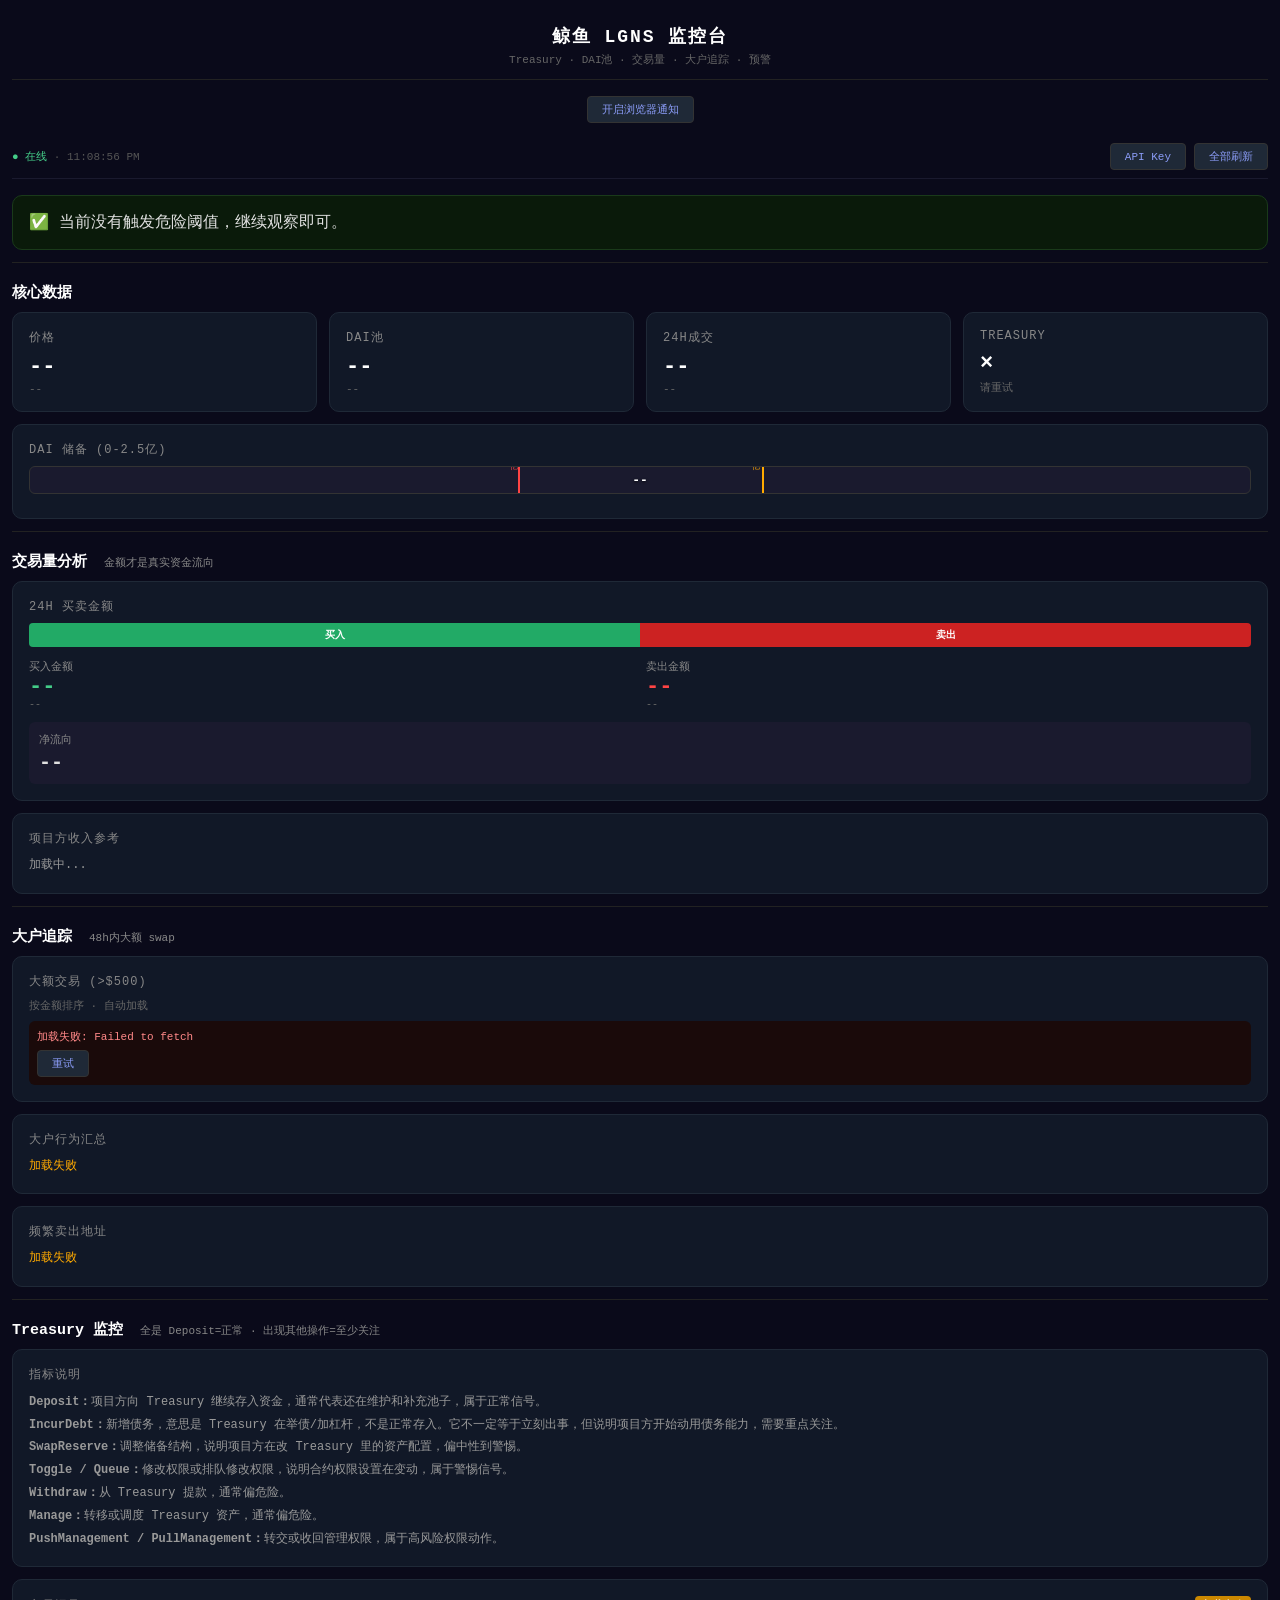
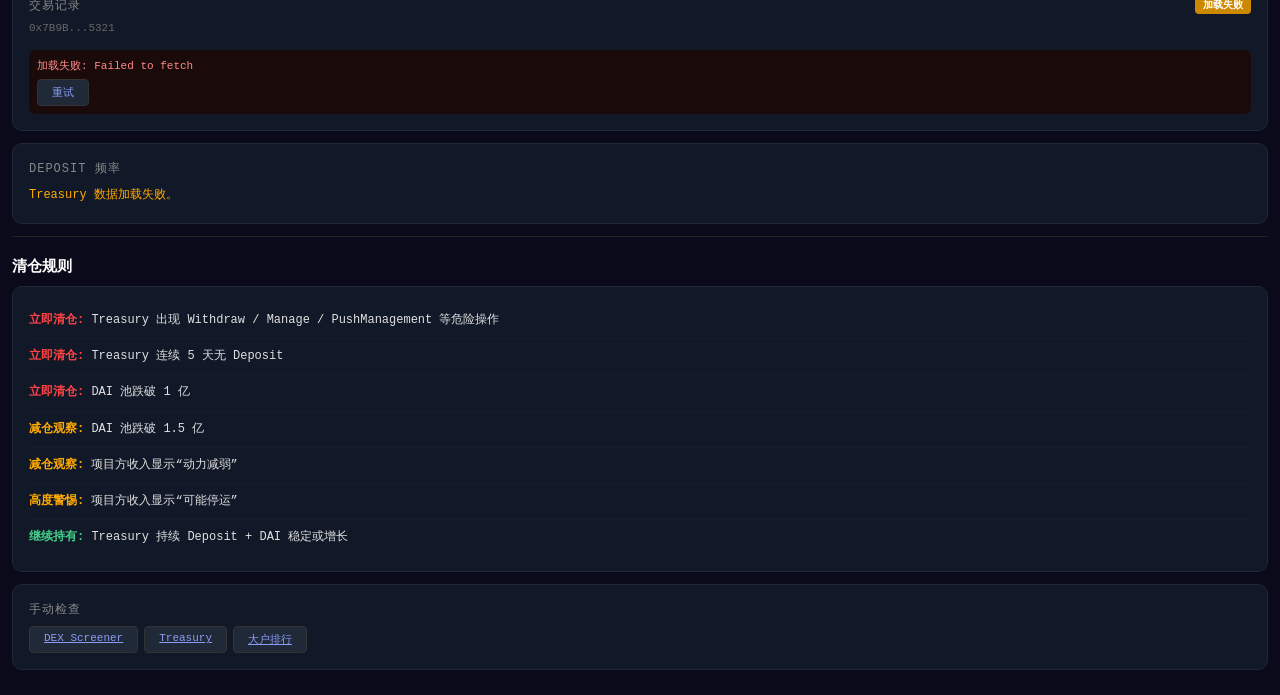
<file: lgns_monitor_v3_fixed.html>
<!DOCTYPE html>
<html lang="zh">
<head>
<meta charset="UTF-8">
<meta name="viewport" content="width=device-width, initial-scale=1.0">
<title>LGNS 监控台</title>
<style>
*{margin:0;padding:0;box-sizing:border-box;}
body{background:#0a0a1a;color:#e0e0e0;font-family:"Courier New",monospace;padding:12px;padding-bottom:60px;}
.header{text-align:center;padding:12px 0;border-bottom:1px solid #222;margin-bottom:16px;}
.header h1{font-size:18px;color:#fff;letter-spacing:2px;}
.header .sub{font-size:11px;color:#666;margin-top:4px;}
.update-bar{display:flex;justify-content:space-between;align-items:center;font-size:11px;color:#555;margin-bottom:16px;position:sticky;top:0;background:#0a0a1a;z-index:100;padding:8px 0;border-bottom:1px solid #1a1a2e;}
.live{color:#44cc88;}
.btn{background:#1f2937;border:1px solid #333;color:#8b9cf7;padding:5px 14px;border-radius:4px;cursor:pointer;font-size:11px;font-family:inherit;}
.btn:active{background:#2a3a4f;}
.card{background:#111827;border:1px solid #1f2937;border-radius:10px;padding:16px;margin-bottom:12px;}
.card-title{font-size:12px;color:#888;text-transform:uppercase;letter-spacing:1px;margin-bottom:8px;}
.card-value{font-size:26px;font-weight:800;color:#fff;}
.card-sub{font-size:11px;color:#666;margin-top:4px;}
.section-title{font-size:15px;font-weight:800;color:#fff;padding:20px 0 10px;border-top:1px solid #222;margin-top:12px;}
.section-title span{color:#888;font-size:11px;font-weight:400;margin-left:8px;}
.badge{display:inline-block;padding:2px 8px;border-radius:4px;font-size:10px;font-weight:700;color:#fff;}
.badge-ok{background:#22aa66;}
.badge-warn{background:#cc8800;}
.badge-danger{background:#cc2222;}
.gauge{position:relative;height:28px;background:#1a1a2e;border-radius:6px;overflow:hidden;margin:8px 0;border:1px solid #333;}
.gauge-fill{position:absolute;left:0;top:0;bottom:0;border-radius:6px;transition:width 1s;}
.gauge-label{position:absolute;inset:0;display:flex;align-items:center;justify-content:center;font-size:13px;font-weight:800;color:#fff;text-shadow:0 1px 3px rgba(0,0,0,.8);z-index:2;}
.gauge-mark{position:absolute;top:0;bottom:0;width:2px;z-index:1;}
.tx-list{max-height:300px;overflow-y:auto;}
.tx-item{display:flex;justify-content:space-between;align-items:center;padding:8px 0;border-bottom:1px solid #1a1a2e;font-size:12px;}
.tx-ok{color:#44cc88;}
.tx-danger{color:#ff4444;font-weight:700;}
.tx-warn{color:#ffaa00;}
.tx-time{color:#555;font-size:10px;}
.alert-panel{padding:16px;border-radius:10px;margin-bottom:12px;}
.alert-safe{background:#0a1a0a;border:1px solid #1a3a1a;}
.alert-warning{background:#1a1505;border:1px solid #3a2a0a;}
.alert-danger{background:#1a0505;border:2px solid #ff4444;animation:pulse 2s infinite;}
@keyframes pulse{0%,100%{border-color:#ff4444}50%{border-color:#ff0000}}
.grid2{display:grid;grid-template-columns:1fr 1fr;gap:12px;}
.grid4{display:grid;grid-template-columns:1fr 1fr 1fr 1fr;gap:12px;}
@media(max-width:500px){.grid2,.grid4{grid-template-columns:1fr 1fr;}}
.vol-bar-wrap{display:flex;height:24px;border-radius:4px;overflow:hidden;margin:8px 0;}
.vol-bar-buy{background:#22aa66;height:100%;transition:width .5s;display:flex;align-items:center;justify-content:center;font-size:10px;font-weight:700;color:#fff;}
.vol-bar-sell{background:#cc2222;height:100%;transition:width .5s;display:flex;align-items:center;justify-content:center;font-size:10px;font-weight:700;color:#fff;}
.whale-table{width:100%;border-collapse:collapse;font-size:11px;}
.whale-table th{text-align:left;color:#888;padding:6px 4px;border-bottom:1px solid #1f2937;font-weight:600;}
.whale-table td{padding:6px 4px;border-bottom:1px solid #111;}
.addr{color:#8b9cf7;text-decoration:none;}
.addr:hover{text-decoration:underline;}
.swap-list{max-height:400px;overflow-y:auto;}
.swap-item{display:grid;grid-template-columns:70px 1fr 80px 70px;gap:4px;padding:6px 0;border-bottom:1px solid #111;font-size:11px;align-items:center;}
.swap-sell{color:#ff4444;}
.swap-buy{color:#44cc88;}
.swap-big{background:#1a0a0a;border-radius:4px;padding:2px 0;}
.r-red{color:#ff4444;}
.r-yellow{color:#ffaa00;}
.r-green{color:#44cc88;}
.rule{padding:8px 0;border-bottom:1px solid #1a1a2e;font-size:12px;line-height:1.6;}
.rule:last-child{border:none;}
.rule-label{font-weight:700;}
.net-box{margin-top:12px;padding:10px;background:#1a1a2e;border-radius:6px;}
.err-msg{color:#ff8888;font-size:11px;padding:8px;background:#1a0a0a;border-radius:6px;margin-top:8px;}
</style>
</head>
<body>
<div class="header"><h1>鲸鱼 LGNS 监控台</h1><div class="sub">Treasury · DAI池 · 交易量 · 大户追踪 · 预警</div></div>
<div id="notifBar" style="text-align:center;margin-bottom:12px;"><button class="btn" onclick="requestNotif()">开启浏览器通知</button></div>
<div class="update-bar"><span id="updateTime">加载中...</span><div style="display:flex;gap:8px;"><button class="btn" onclick="setApiKey()">API Key</button><button class="btn" onclick="fetchAll()">全部刷新</button></div></div>

<div id="alertPanel" class="alert-panel alert-safe"><div id="alertContent">加载中...</div></div>

<div class="section-title">核心数据</div>
<div class="grid4">
  <div class="card"><div class="card-title">价格</div><div class="card-value" style="font-size:22px;" id="price">--</div><div class="card-sub" id="priceChange">--</div></div>
  <div class="card"><div class="card-title">DAI池</div><div class="card-value" style="font-size:22px;" id="daiValue">--</div><div class="card-sub" id="daiSub">--</div></div>
  <div class="card"><div class="card-title">24h成交</div><div class="card-value" style="font-size:22px;" id="volume">--</div><div class="card-sub" id="volumeSub">--</div></div>
  <div class="card"><div class="card-title">Treasury</div><div class="card-value" style="font-size:22px;" id="treasuryStatus">--</div><div class="card-sub" id="treasuryStatusSub">加载中</div></div>
</div>
<div class="card"><div class="card-title">DAI 储备 (0-2.5亿)</div><div class="gauge"><div class="gauge-fill" id="daiFill" style="width:0%"></div><div class="gauge-mark" style="left:40%;background:#ff4444;"><span style="position:absolute;top:-15px;left:-8px;font-size:8px;color:#ff4444;">1亿</span></div><div class="gauge-mark" style="left:60%;background:#ffaa00;"><span style="position:absolute;top:-15px;left:-10px;font-size:8px;color:#ffaa00;">1.5亿</span></div><div class="gauge-label" id="daiLabel">--</div></div></div>

<div class="section-title">交易量分析 <span>金额才是真实资金流向</span></div>
<div class="card">
  <div class="card-title">24h 买卖金额</div>
  <div class="vol-bar-wrap"><div class="vol-bar-buy" id="volBarBuy" style="width:50%;">买入</div><div class="vol-bar-sell" id="volBarSell" style="width:50%;">卖出</div></div>
  <div class="grid2" style="margin-top:12px;">
    <div><div style="font-size:11px;color:#888;">买入金额</div><div style="font-size:22px;font-weight:800;color:#44cc88;" id="buyVol">--</div><div style="font-size:10px;color:#666;" id="buyDetail">--</div></div>
    <div><div style="font-size:11px;color:#888;">卖出金额</div><div style="font-size:22px;font-weight:800;color:#ff4444;" id="sellVol">--</div><div style="font-size:10px;color:#666;" id="sellDetail">--</div></div>
  </div>
  <div class="net-box"><div style="font-size:11px;color:#888;margin-bottom:4px;">净流向</div><div style="font-size:20px;font-weight:800;" id="netFlow">--</div></div>
</div>
<div class="card"><div class="card-title">项目方收入参考</div><div style="font-size:12px;color:#999;line-height:1.8;" id="volTrend">加载中...</div></div>

<div class="section-title">大户追踪 <span>48h内大额 swap</span></div>
<div class="card"><div class="card-title">大额交易 (>$500)</div><div class="card-sub" style="margin-bottom:8px;">按金额排序 · 自动加载</div><div id="whaleStatus" style="color:#888;font-size:12px;">等待加载...</div><div class="swap-list" id="whaleList" style="display:none;"></div></div>
<div class="card"><div class="card-title">大户行为汇总</div><div id="whaleSummary" style="font-size:12px;color:#999;line-height:1.8;">等待加载...</div></div>
<div class="card"><div class="card-title">频繁卖出地址</div><div id="freqTraders" style="font-size:12px;color:#999;line-height:1.8;">等待加载...</div></div>

<div class="section-title">Treasury 监控 <span>全是 Deposit=正常 · 出现其他操作=至少关注</span></div>
<div class="card">
  <div class="card-title">指标说明</div>
  <div style="font-size:12px;color:#999;line-height:1.9;">
    <b>Deposit：</b>项目方向 Treasury 继续存入资金，通常代表还在维护和补充池子，属于正常信号。<br>
    <b>IncurDebt：</b>新增债务，意思是 Treasury 在举债/加杠杆，不是正常存入。它不一定等于立刻出事，但说明项目方开始动用债务能力，需要重点关注。<br>
    <b>SwapReserve：</b>调整储备结构，说明项目方在改 Treasury 里的资产配置，偏中性到警惕。<br>
    <b>Toggle / Queue：</b>修改权限或排队修改权限，说明合约权限设置在变动，属于警惕信号。<br>
    <b>Withdraw：</b>从 Treasury 提款，通常偏危险。<br>
    <b>Manage：</b>转移或调度 Treasury 资产，通常偏危险。<br>
    <b>PushManagement / PullManagement：</b>转交或收回管理权限，属于高风险权限动作。
  </div>
</div>
<div class="card"><div style="display:flex;justify-content:space-between;align-items:center;margin-bottom:8px;"><div class="card-title" style="margin:0;">交易记录</div><span id="treasuryBadge" class="badge badge-ok">加载中</span></div><div class="card-sub" style="margin-bottom:8px;">0x7B9B...5321</div><div class="tx-list" id="txList"><div style="color:#888;font-size:12px;">加载中...</div></div></div>
<div class="card"><div class="card-title">Deposit 频率</div><div id="depositStats" style="font-size:12px;color:#999;line-height:1.8;">加载中...</div></div>

<div class="section-title">清仓规则</div>
<div class="card">
  <div class="rule"><span class="rule-label r-red">立即清仓:</span> Treasury 出现 Withdraw / Manage / PushManagement 等危险操作</div>
  <div class="rule"><span class="rule-label r-red">立即清仓:</span> Treasury 连续 5 天无 Deposit</div>
  <div class="rule"><span class="rule-label r-red">立即清仓:</span> DAI 池跌破 1 亿</div>
  <div class="rule"><span class="rule-label r-yellow">减仓观察:</span> DAI 池跌破 1.5 亿</div>
  <div class="rule"><span class="rule-label r-yellow">减仓观察:</span> 项目方收入显示“动力减弱”</div>
  <div class="rule"><span class="rule-label r-yellow">高度警惕:</span> 项目方收入显示“可能停运”</div>
  <div class="rule"><span class="rule-label r-green">继续持有:</span> Treasury 持续 Deposit + DAI 稳定或增长</div>
</div>
<div class="card"><div class="card-title">手动检查</div><div style="margin-top:8px;display:flex;flex-wrap:wrap;gap:6px;"><a href="https://dexscreener.com/polygon/0x882df4b0fb50a229c3b4124eb18c759911485bfb" target="_blank" class="btn">DEX Screener</a><a href="https://polygonscan.com/address/0x7b9b7d4f870a38e92c9a181b00f9b33cc8ef5321" target="_blank" class="btn">Treasury</a><a href="https://polygonscan.com/token/0xeb51d9a39ad5eef215dc0bf39a8821ff804a0f01#balances" target="_blank" class="btn">大户排行</a></div></div>

<script>
const T = "0x7b9b7d4f870a38e92c9a181b00f9b33cc8ef5321";
const LP = "0x882df4b0fb50a229c3b4124eb18c759911485bfb";
const DAI = "0x8f3cf7ad23cd3cadbd9735aff958023239c6a063";
const API_BASE = "https://api.etherscan.io/v2/api";
const CHAIN_ID = "137";
const DEFAULT_API_KEY = "BZ5WPDJQMF6XEZ1F8VY138QCVQX8SEUQPF";
let apiKey = localStorage.getItem("etherscan_api_key") || DEFAULT_API_KEY;
let daiHistory = JSON.parse(localStorage.getItem("lgns_d4") || "[]");
let lastAlertSignature = null;

const METHOD_MAP = {
  "0xc380cc1a": { label: "Deposit 存入", level: "ok" },
  "0x00f714ce": { label: "Withdraw 提款", level: "danger" },
  "0xd3e2dcd0": { label: "Manage 转移资产", level: "danger" },
  "0x058ecdb4": { label: "MintRewards 铸造奖励", level: "danger" },
  "0x869871ab": { label: "SwapReserve 调整储备", level: "warn" },
  "0xbc157ac1": { label: "IncurDebt 新增债务", level: "warn" },
  "0x46d2fbbb": { label: "Toggle 修改权限", level: "warn" },
  "0xa79a1986": { label: "Queue 排队改权限", level: "warn" },
  "0x238dafe0": { label: "PushManagement 推管理权限", level: "danger" },
  "0xbf7e214f": { label: "PullManagement 拉管理权限", level: "danger" }
};

function requestNotif() {
  if (!("Notification" in window)) return;
  Notification.requestPermission().then((permission) => {
    if (permission === "granted") {
      document.getElementById("notifBar").innerHTML = "<span style='color:#44cc88;font-size:11px;'>通知已开启</span>";
      new Notification("LGNS监控", { body: "异常时会推送通知" });
    }
  });
}

function sendNotification(title, body) {
  if ("Notification" in window && Notification.permission === "granted") new Notification(title, { body });
}

function setApiKey() {
  const next = prompt("Enter Etherscan API Key (V2, chainid=137 for Polygon)", apiKey === DEFAULT_API_KEY ? "" : apiKey);
  if (next === null) return;
  apiKey = next.trim();
  if (apiKey) localStorage.setItem("etherscan_api_key", apiKey);
  else localStorage.removeItem("etherscan_api_key");
}

function decodeMethod(input) {
  if (!input || input.length < 10) return { label: "普通转账", level: "warn" };
  return METHOD_MAP[input.slice(0, 10)] || { label: "未知操作 " + input.slice(0, 10), level: "warn" };
}

function shortAddr(addr) {
  return addr ? addr.slice(0, 6) + "..." + addr.slice(-4) : "--";
}

function fmtTs(ts) {
  const d = new Date(ts * 1000);
  const mm = String(d.getMonth() + 1).padStart(2, "0");
  const dd = String(d.getDate()).padStart(2, "0");
  const hh = String(d.getHours()).padStart(2, "0");
  const mi = String(d.getMinutes()).padStart(2, "0");
  return `${mm}-${dd} ${hh}:${mi}`;
}

async function api(params) {
  try {
    if (!apiKey) return { ok: false, err: "Missing Etherscan API Key. Click 'API Key' first." };
    const url = API_BASE + "?" + new URLSearchParams({ chainid: CHAIN_ID, ...params, apikey: apiKey }).toString();
    const response = await fetch(url);
    const data = await response.json();
    if (data.status === "1" || data.message === "OK") return { ok: true, data: data.result };
    return { ok: false, err: String(data.result || data.message || "Unknown error") };
  } catch (error) {
    return { ok: false, err: error.message };
  }
}

async function fetchDex() {
  try {
    const response = await fetch("https://api.dexscreener.com/latest/dex/pairs/polygon/" + LP);
    const data = await response.json();
    const pair = data.pairs?.[0];
    if (!pair) return null;
    const buys = Number(pair.txns?.h24?.buys || 0);
    const sells = Number(pair.txns?.h24?.sells || 0);
    const volume = Number(pair.volume?.h24 || 0);
    const total = buys + sells || 1;
    return {
      price: Number(pair.priceUsd || 0),
      volume,
      buyVolume: volume * buys / total,
      sellVolume: volume * sells / total,
      priceChange: Number(pair.priceChange?.h24 || 0),
      daiLiquidity: Number(pair.liquidity?.usd || 0) / 2,
      buys,
      sells
    };
  } catch {
    return null;
  }
}

function updateDex(data) {
  const alerts = [];
  if (!data) return alerts;

  document.getElementById("price").textContent = "$" + data.price.toFixed(3);
  document.getElementById("price").style.color = data.priceChange >= 0 ? "#44cc88" : "#ff4444";
  document.getElementById("priceChange").textContent = "24h: " + (data.priceChange >= 0 ? "+" : "") + data.priceChange.toFixed(2) + "%";

  document.getElementById("volume").textContent = "$" + (data.volume / 1e6).toFixed(1) + "M";
  const projectRevenue = data.sellVolume * 0.05;
  document.getElementById("volumeSub").textContent = "卖税约 $" + (projectRevenue / 1e4).toFixed(0) + "万/天";
  document.getElementById("volumeSub").style.color = data.volume < 2e7 ? "#ffaa00" : "#666";

  let revenueStatus = "良好";
  let revenueColor = "#44cc88";
  if (data.volume < 1e7) {
    revenueStatus = "可能停运";
    revenueColor = "#ff4444";
  } else if (data.volume < 2e7) {
    revenueStatus = "动力减弱";
    revenueColor = "#ffaa00";
  } else if (data.volume < 4e7) {
    revenueStatus = "还行";
    revenueColor = "#eab308";
  }

  document.getElementById("volTrend").innerHTML =
    "当前交易量：<b>$" + (data.volume / 1e6).toFixed(1) + "M / 24h</b><br>" +
    "当前项目方日收入估算：<b>$" + (projectRevenue / 1e4).toFixed(0) + "万</b><br>" +
    "当前状态：<b style='color:" + revenueColor + "'>" + revenueStatus + "</b><br>" +
    "<span style='color:#666'>项目方收入来源：按 24h 卖出金额 × 5% 卖税估算，当前约为 $" + (projectRevenue / 1e4).toFixed(0) + "万/天</span><br>" +
    "<span style='color:#666'>注意：当前页面里的卖出金额仍是用 24h 总成交额按买卖笔数占比做的近似估算，不是链上逐笔卖单求和</span><br>" +
    "<span style='color:#666'>状态判断依据：$40M+=良好，$20M-$40M=还行，$10M-$20M=动力减弱，<$10M=可能停运</span>";

  document.getElementById("buyVol").textContent = "$" + (data.buyVolume / 1e6).toFixed(1) + "M";
  document.getElementById("sellVol").textContent = "$" + (data.sellVolume / 1e6).toFixed(1) + "M";
  document.getElementById("buyDetail").textContent = data.buys.toLocaleString() + "笔，均$" + (data.buys ? (data.buyVolume / data.buys).toFixed(0) : "0");
  document.getElementById("sellDetail").textContent = data.sells.toLocaleString() + "笔，均$" + (data.sells ? (data.sellVolume / data.sells).toFixed(0) : "0");

  const totalTrade = data.buyVolume + data.sellVolume || 1;
  document.getElementById("volBarBuy").style.width = (data.buyVolume / totalTrade * 100).toFixed(1) + "%";
  document.getElementById("volBarBuy").textContent = "买 " + (data.buyVolume / 1e6).toFixed(1) + "M";
  document.getElementById("volBarSell").style.width = (data.sellVolume / totalTrade * 100).toFixed(1) + "%";
  document.getElementById("volBarSell").textContent = "卖 " + (data.sellVolume / 1e6).toFixed(1) + "M";

  const netFlow = data.buyVolume - data.sellVolume;
  document.getElementById("netFlow").textContent = (netFlow >= 0 ? "+" : "") + "$" + (netFlow / 1e6).toFixed(2) + "M";
  document.getElementById("netFlow").style.color = netFlow >= 0 ? "#44cc88" : "#ff4444";

  document.getElementById("daiValue").textContent = "$" + (data.daiLiquidity / 1e8).toFixed(2) + "亿";
  document.getElementById("daiLabel").textContent = "$" + (data.daiLiquidity / 1e6).toFixed(0) + "M";
  const daiPct = Math.min(100, data.daiLiquidity / 25e7 * 100);
  document.getElementById("daiFill").style.width = daiPct + "%";
  document.getElementById("daiFill").style.background = data.daiLiquidity > 15e7 ? "#44cc88" : data.daiLiquidity > 1e8 ? "#ffaa00" : "#ff4444";

  if (data.price < 5.18) alerts.push("⚠️ 价格跌破 $5.18");
  if (data.volume < 2e7) alerts.push("⚠️ 交易量低于 $2000万");
  if (data.daiLiquidity < 1e8) alerts.push("🔴 DAI 储备低于 1亿");
  else if (data.daiLiquidity < 15e7) alerts.push("⚠️ DAI 储备低于 1.5亿");

  daiHistory.push({ t: Date.now(), d: data.daiLiquidity });
  if (daiHistory.length > 5040) daiHistory = daiHistory.slice(-5040);
  localStorage.setItem("lgns_d4", JSON.stringify(daiHistory));

  const weekAgo = Date.now() - 6048e5;
  const oldPoint = daiHistory.find((item) => Math.abs(item.t - weekAgo) < 36e5);
  if (oldPoint) {
    const change = (data.daiLiquidity - oldPoint.d) / oldPoint.d * 100;
    document.getElementById("daiSub").textContent = "7天 " + (change >= 0 ? "+" : "") + change.toFixed(2) + "%";
    document.getElementById("daiSub").style.color = change < 0 ? "#ffaa00" : "#44cc88";
  } else {
    document.getElementById("daiSub").textContent = "7天后显示趋势";
  }
  return alerts;
}

async function updateTreasury() {
  const result = await api({ module: "account", action: "txlist", address: T, startblock: 0, endblock: 99999999, page: 1, offset: 30, sort: "desc" });
  const alerts = [];
  if (!result.ok) {
    document.getElementById("txList").innerHTML = '<div class="err-msg">加载失败: ' + result.err + '<br><button class="btn" style="margin-top:6px;" onclick="updateTreasury()">重试</button></div>';
    document.getElementById("treasuryBadge").className = "badge badge-warn";
    document.getElementById("treasuryBadge").textContent = "加载失败";
    document.getElementById("treasuryStatus").textContent = "×";
    document.getElementById("treasuryStatusSub").textContent = "请重试";
    document.getElementById("depositStats").innerHTML = "<span class='r-yellow'>Treasury 数据加载失败。</span>";
    return alerts;
  }

  const txListEl = document.getElementById("txList");
  txListEl.innerHTML = "";

  let depositCount = 0;
  let warnCount = 0;
  let dangerCount = 0;
  let hasWarn = false;
  let hasDanger = false;
  let lastDepositTs = null;
  let lastNonDeposit = null;
  const depositByDay = {};
  const depositRows = [];

  (result.data || []).forEach((tx) => {
    if (tx.isError === "1") return;
    const method = decodeMethod(tx.input);
    const ts = Number(tx.timeStamp);
    const dayKey = new Date(ts * 1000).toISOString().slice(0, 10);

    if (method.level === "ok") {
      depositCount += 1;
      if (!lastDepositTs) lastDepositTs = ts;
      depositByDay[dayKey] = (depositByDay[dayKey] || 0) + 1;
      depositRows.push({
        ts,
        from: tx.from,
        amount: Number(tx.value || 0) / 1e18
      });
    } else {
      if (!lastNonDeposit) lastNonDeposit = method.label;
      if (method.level === "warn") {
        warnCount += 1;
        hasWarn = true;
      }
      if (method.level === "danger") {
        dangerCount += 1;
        hasDanger = true;
      }
    }

    const levelClass = method.level === "ok" ? "tx-ok" : method.level === "danger" ? "tx-danger" : "tx-warn";
    const icon = method.level === "ok" ? "✅" : method.level === "danger" ? "🔴" : "⚠️";
    const row = document.createElement("div");
    row.className = "tx-item";
    row.innerHTML = '<span class="' + levelClass + '">' + icon + " " + method.label + '</span><span class="tx-time">' + fmtTs(ts) + "</span>";
    txListEl.appendChild(row);
  });

  if (lastDepositTs) {
    const hours = (Date.now() - lastDepositTs * 1000) / 36e5;
    if (hours > 120) {
      hasDanger = true;
      alerts.push("🔴 Treasury 已超过 5 天没有 Deposit");
    } else if (hours > 48) {
      alerts.push("⚠️ Treasury 已超过 48 小时没有 Deposit");
    }
  } else {
    alerts.push("⚠️ 最近 30 条 Treasury 交易里没有看到 Deposit");
  }

  if (hasDanger) {
    document.getElementById("treasuryBadge").className = "badge badge-danger";
    document.getElementById("treasuryBadge").textContent = "异常";
    document.getElementById("treasuryStatus").textContent = "🔴";
    document.getElementById("treasuryStatus").style.color = "#ff4444";
    document.getElementById("treasuryStatusSub").textContent = "发现危险操作";
  } else if (hasWarn) {
    document.getElementById("treasuryBadge").className = "badge badge-warn";
    document.getElementById("treasuryBadge").textContent = "关注";
    document.getElementById("treasuryStatus").textContent = "⚠️";
    document.getElementById("treasuryStatus").style.color = "#ffaa00";
    document.getElementById("treasuryStatusSub").textContent = lastNonDeposit || "出现非 Deposit 操作";
  } else {
    document.getElementById("treasuryBadge").className = "badge badge-ok";
    document.getElementById("treasuryBadge").textContent = "正常";
    document.getElementById("treasuryStatus").textContent = "✅";
    document.getElementById("treasuryStatus").style.color = "#44cc88";
    document.getElementById("treasuryStatusSub").textContent = lastDepositTs ? Math.floor((Date.now() - lastDepositTs * 1000) / 36e5) + "h 前有 Deposit" : "最近只有 Deposit";
  }

  const dailyEntries = Object.entries(depositByDay).sort((a, b) => b[0].localeCompare(a[0]));
  let statsHtml = "<b>Deposit 是什么：</b> 就是项目方向 Treasury 里继续存入资金，通常代表还在维持池子和运转。<br><br>";
  statsHtml += "<b>Deposit 频率意味着什么：</b> Deposit 越稳定、越频繁，越说明项目方还在持续维护；如果长期没有 Deposit，或者被其他操作替代，就要提高警惕。<br><br>";
  statsHtml += "最近30条统计：Deposit <b>" + depositCount + "</b> 次，关注 <b>" + warnCount + "</b> 次，危险 <b>" + dangerCount + "</b> 次";
  if (lastNonDeposit) statsHtml += "<br>最近出现的非 Deposit 操作：<b>" + lastNonDeposit + "</b>";
  statsHtml += "<br><br>";
  if (dailyEntries.length) {
    statsHtml += "<b>每日 Deposit 频率：</b><br>";
    dailyEntries.slice(0, 7).forEach(([date, count]) => {
      statsHtml += date + ": " + count + "次 " + "█".repeat(Math.min(count, 20)) + "<br>";
    });
  } else {
    statsHtml += "<span class='r-yellow'>最近抓到的这批交易里没有 Deposit，所以这里现在没有柱状频率。</span>";
  }
  if (depositRows.length) {
    statsHtml += "<br><br><b>Deposit 明细：</b>";
    statsHtml += "<table class='whale-table' style='margin-top:8px;'><tr><th>时间</th><th>来源地址</th><th>金额</th></tr>";
    depositRows.slice(0, 20).forEach((item) => {
      const amountText = item.amount > 0 ? item.amount.toFixed(4) + " POL" : "--";
      statsHtml += "<tr><td>" + fmtTs(item.ts) + "</td><td><a href='https://polygonscan.com/address/" + item.from + "' target='_blank' class='addr'>" + shortAddr(item.from) + "</a></td><td>" + amountText + "</td></tr>";
    });
    statsHtml += "</table>";
  }
  document.getElementById("depositStats").innerHTML = statsHtml;
  return alerts;
}

async function updateWhale() {
  document.getElementById("whaleStatus").textContent = "链上数据加载中...";
  document.getElementById("whaleList").style.display = "none";

  const result = await api({ module: "account", action: "tokentx", address: LP, startblock: 0, endblock: 99999999, page: 1, offset: 200, sort: "desc" });
  if (!result.ok) {
    document.getElementById("whaleStatus").innerHTML = '<div class="err-msg">加载失败: ' + result.err + '<br><button class="btn" style="margin-top:6px;" onclick="updateWhale()">重试</button></div>';
    document.getElementById("whaleSummary").innerHTML = "<span class='r-yellow'>加载失败</span>";
    document.getElementById("freqTraders").innerHTML = "<span class='r-yellow'>加载失败</span>";
    return;
  }

  const cutoff = Date.now() / 1000 - 172800;
  const swaps = [];
  const addressStats = {};

  (result.data || []).forEach((tx) => {
    const ts = Number(tx.timeStamp);
    if (ts < cutoff) return;
    if (tx.contractAddress?.toLowerCase() !== DAI) return;
    const fromPool = tx.from?.toLowerCase() === LP.toLowerCase();
    const toPool = tx.to?.toLowerCase() === LP.toLowerCase();
    const usd = Number(tx.value) / 1e18;
    if (usd < 100) return;

    let type = null;
    let userAddress = null;
    if (fromPool) {
      type = "sell";
      userAddress = tx.to;
    } else if (toPool) {
      type = "buy";
      userAddress = tx.from;
    }
    if (!type || !userAddress) return;
    if (userAddress.toLowerCase() === T.toLowerCase()) return;

    swaps.push({ type, userAddress, usd, ts });
    if (!addressStats[userAddress]) addressStats[userAddress] = { sellCount: 0, sellUsd: 0 };
    if (type === "sell") {
      addressStats[userAddress].sellCount += 1;
      addressStats[userAddress].sellUsd += usd;
    }
  });

  swaps.sort((a, b) => b.usd - a.usd);
  const whaleListEl = document.getElementById("whaleList");
  whaleListEl.innerHTML = "";

  const headerRow = document.createElement("div");
  headerRow.className = "swap-item";
  headerRow.style.fontWeight = "700";
  headerRow.style.color = "#888";
  headerRow.innerHTML = "<span>时间</span><span>地址</span><span>金额</span><span>方向</span>";
  whaleListEl.appendChild(headerRow);

  const bigSwaps = swaps.filter((swap) => swap.usd > 500).slice(0, 30);
  if (!bigSwaps.length) whaleListEl.innerHTML += "<div style='padding:12px;color:#44cc88;'>48h 内没有异常大额交易</div>";
  bigSwaps.forEach((swap) => {
    const row = document.createElement("div");
    row.className = "swap-item" + (swap.usd > 5e4 ? " swap-big" : "");
    const colorClass = swap.type === "sell" ? "swap-sell" : "swap-buy";
    const amount = swap.usd >= 1e4 ? "$" + (swap.usd / 1e3).toFixed(1) + "K" : "$" + swap.usd.toFixed(0);
    row.innerHTML = "<span class='tx-time'>" + fmtTs(swap.ts) + "</span><a href='https://polygonscan.com/address/" + swap.userAddress + "' target='_blank' class='addr'>" + shortAddr(swap.userAddress) + "</a><span class='" + colorClass + "' style='font-weight:700'>" + amount + "</span><span class='" + colorClass + "'>" + (swap.type === "sell" ? "卖出" : "买入") + "</span>";
    whaleListEl.appendChild(row);
  });

  document.getElementById("whaleStatus").style.display = "none";
  whaleListEl.style.display = "block";

  const totalSell = swaps.filter((x) => x.type === "sell").reduce((sum, x) => sum + x.usd, 0);
  const totalBuy = swaps.filter((x) => x.type === "buy").reduce((sum, x) => sum + x.usd, 0);
  const bigSellers = swaps.filter((x) => x.type === "sell" && x.usd > 1e4);
  document.getElementById("whaleSummary").innerHTML = "<b>48h 链上统计(>$100):</b><br>卖出：<span class='r-red'>$" + (totalSell / 1e6).toFixed(2) + "M</span> (" + swaps.filter((x) => x.type === "sell").length + "笔)<br>买入：<span class='r-green'>$" + (totalBuy / 1e6).toFixed(2) + "M</span> (" + swaps.filter((x) => x.type === "buy").length + "笔)<br>净额：<span style='color:" + (totalBuy > totalSell ? "#44cc88" : "#ff4444") + ";font-weight:700'>$" + ((totalBuy - totalSell) / 1e6).toFixed(2) + "M</span><br>大额卖出($1万+)：<b class='r-red'>" + bigSellers.length + "笔</b>";

  const frequentSellers = Object.entries(addressStats).filter(([, stat]) => stat.sellCount >= 3 || stat.sellUsd > 5e4).sort((a, b) => b[1].sellUsd - a[1].sellUsd);
  if (!frequentSellers.length) {
    document.getElementById("freqTraders").innerHTML = "<span class='r-green'>48h 内没有频繁大额卖出地址</span>";
  } else {
    let html = "<table class='whale-table'><tr><th>地址</th><th>次数</th><th>总额</th><th>信号</th></tr>";
    frequentSellers.slice(0, 10).forEach(([addr, stat]) => {
      const cls = stat.sellUsd > 1e5 ? "r-red" : stat.sellUsd > 5e4 ? "r-yellow" : "";
      const signal = stat.sellUsd > 1e5 ? "大户集中卖出" : stat.sellCount >= 5 ? "频繁卖出" : "需要关注";
      html += "<tr><td><a href='https://polygonscan.com/address/" + addr + "' target='_blank' class='addr'>" + shortAddr(addr) + "</a></td><td>" + stat.sellCount + "笔</td><td class='" + cls + "'>$" + (stat.sellUsd >= 1e4 ? (stat.sellUsd / 1e3).toFixed(1) + "K" : stat.sellUsd.toFixed(0)) + "</td><td>" + signal + "</td></tr>";
    });
    html += "</table>";
    document.getElementById("freqTraders").innerHTML = html;
  }
}

function showAlerts(alerts) {
  const panel = document.getElementById("alertPanel");
  const content = document.getElementById("alertContent");
  const dangerAlerts = alerts.filter((item) => item.includes("🔴"));
  if (dangerAlerts.length) {
    panel.className = "alert-panel alert-danger";
    content.innerHTML = alerts.map((item) => "<div style='margin:4px 0;font-size:14px;font-weight:700'>" + item + "</div>").join("");
    const signature = alerts.join("|");
    if (lastAlertSignature !== signature) {
      sendNotification("LGNS 紧急提醒", dangerAlerts.join(" | "));
      lastAlertSignature = signature;
    }
    return;
  }
  if (alerts.length) {
    panel.className = "alert-panel alert-warning";
    content.innerHTML = alerts.map((item) => "<div style='margin:4px 0;font-size:13px'>" + item + "</div>").join("");
    return;
  }
  panel.className = "alert-panel alert-safe";
  content.innerHTML = "✅ 当前没有触发危险阈值，继续观察即可。";
}

async function fetchAll() {
  document.getElementById("updateTime").textContent = "刷新中...";
  const dexData = await fetchDex();
  const dexAlerts = updateDex(dexData);
  const treasuryAlerts = await updateTreasury();
  showAlerts([...dexAlerts, ...treasuryAlerts]);
  document.getElementById("updateTime").innerHTML = "<span class='live'>● 在线</span> · " + new Date().toLocaleTimeString();
  setTimeout(updateWhale, 1200);
}

fetchAll();
setInterval(fetchAll, 120000);
</script>
</body>
</html>
</file>
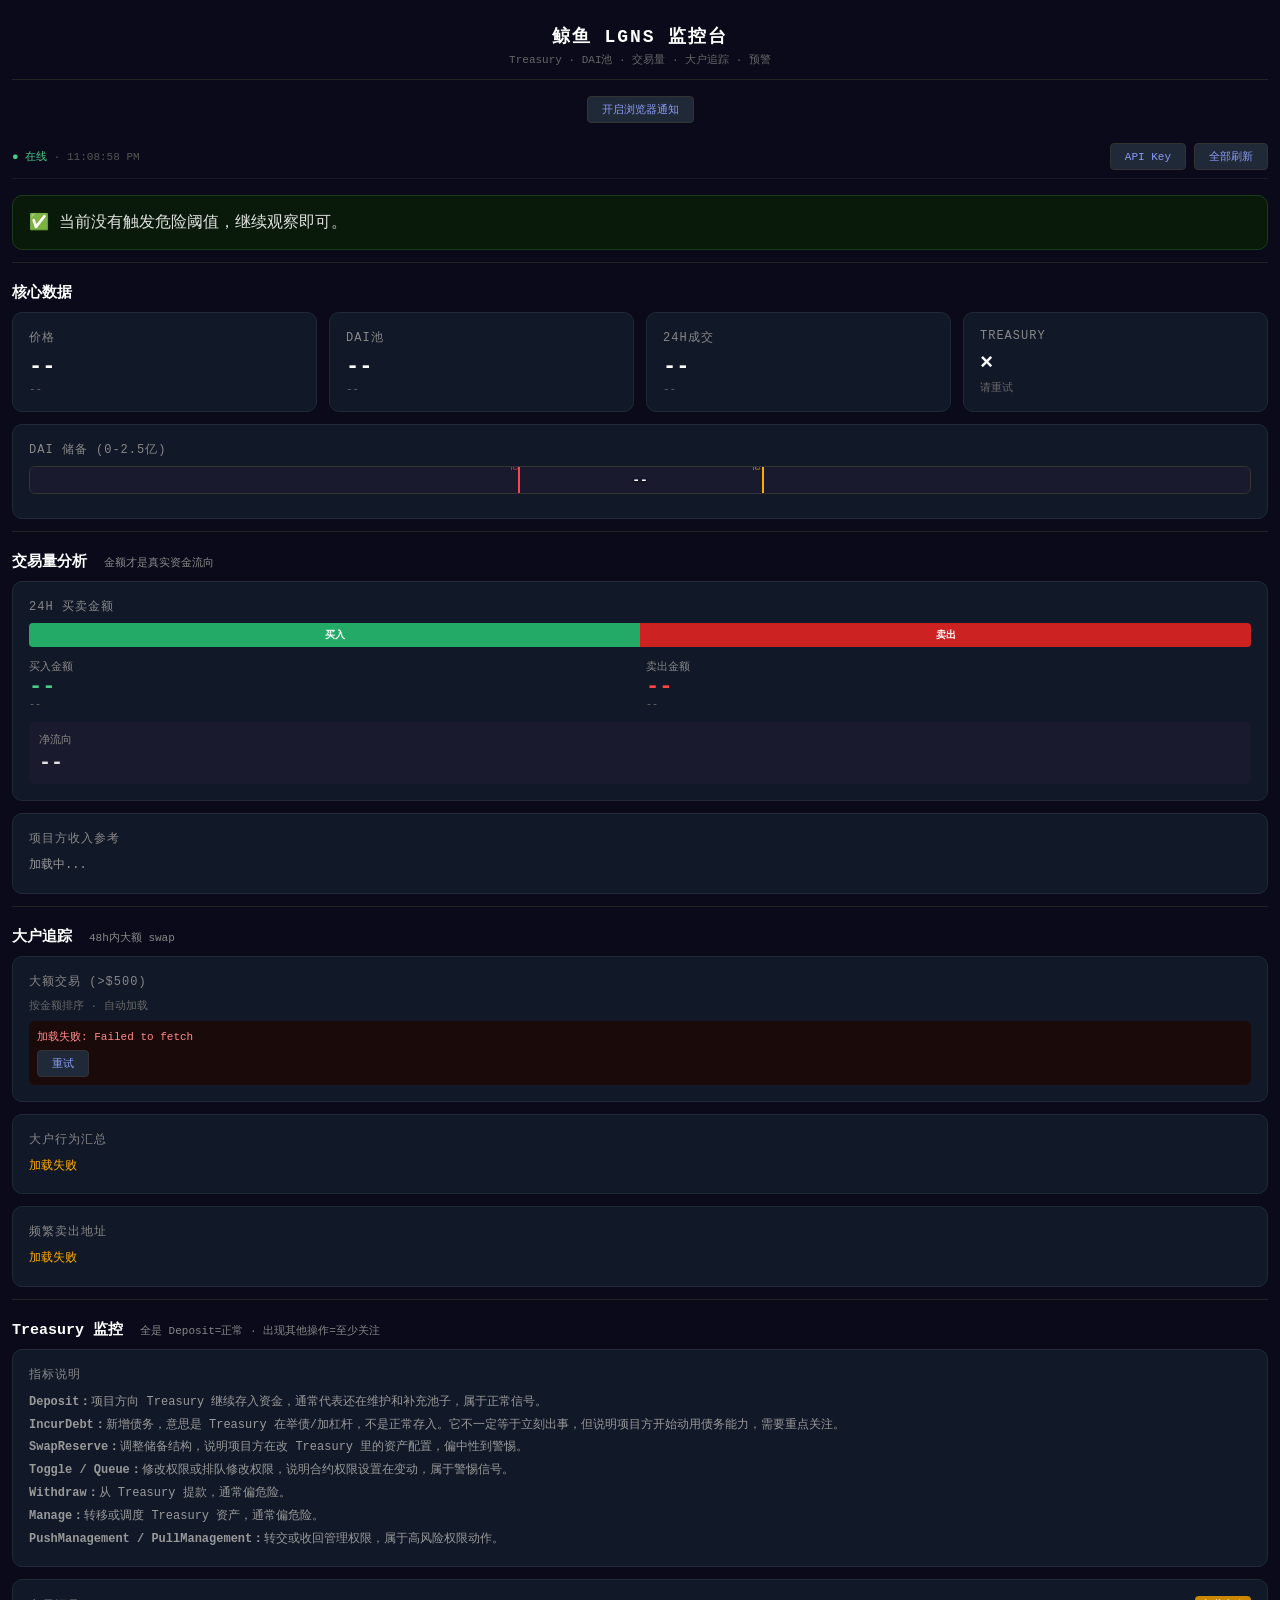
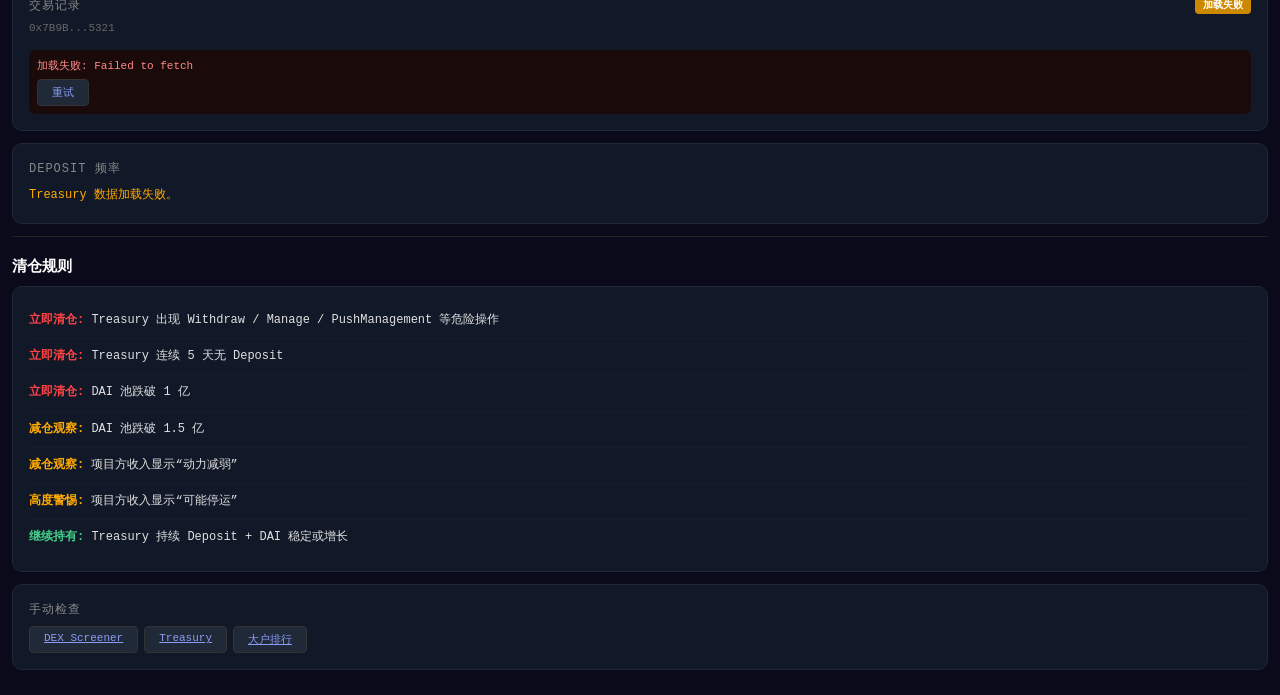
<file: backup/lgns_monitor_v3_pre_polygon_rpc_20260311.html>
<!DOCTYPE html>
<html lang="zh">
<head>
<meta charset="UTF-8">
<meta name="viewport" content="width=device-width, initial-scale=1.0">
<title>LGNS 监控台</title>
<style>
*{margin:0;padding:0;box-sizing:border-box;}
body{background:#0a0a1a;color:#e0e0e0;font-family:"Courier New",monospace;padding:12px;padding-bottom:60px;}
.header{text-align:center;padding:12px 0;border-bottom:1px solid #222;margin-bottom:16px;}
.header h1{font-size:18px;color:#fff;letter-spacing:2px;}
.header .sub{font-size:11px;color:#666;margin-top:4px;}
.update-bar{display:flex;justify-content:space-between;align-items:center;font-size:11px;color:#555;margin-bottom:16px;position:sticky;top:0;background:#0a0a1a;z-index:100;padding:8px 0;border-bottom:1px solid #1a1a2e;}
.live{color:#44cc88;}
.btn{background:#1f2937;border:1px solid #333;color:#8b9cf7;padding:5px 14px;border-radius:4px;cursor:pointer;font-size:11px;font-family:inherit;}
.btn:active{background:#2a3a4f;}
.card{background:#111827;border:1px solid #1f2937;border-radius:10px;padding:16px;margin-bottom:12px;}
.card-title{font-size:12px;color:#888;text-transform:uppercase;letter-spacing:1px;margin-bottom:8px;}
.card-value{font-size:26px;font-weight:800;color:#fff;}
.card-sub{font-size:11px;color:#666;margin-top:4px;}
.section-title{font-size:15px;font-weight:800;color:#fff;padding:20px 0 10px;border-top:1px solid #222;margin-top:12px;}
.section-title span{color:#888;font-size:11px;font-weight:400;margin-left:8px;}
.badge{display:inline-block;padding:2px 8px;border-radius:4px;font-size:10px;font-weight:700;color:#fff;}
.badge-ok{background:#22aa66;}
.badge-warn{background:#cc8800;}
.badge-danger{background:#cc2222;}
.gauge{position:relative;height:28px;background:#1a1a2e;border-radius:6px;overflow:hidden;margin:8px 0;border:1px solid #333;}
.gauge-fill{position:absolute;left:0;top:0;bottom:0;border-radius:6px;transition:width 1s;}
.gauge-label{position:absolute;inset:0;display:flex;align-items:center;justify-content:center;font-size:13px;font-weight:800;color:#fff;text-shadow:0 1px 3px rgba(0,0,0,.8);z-index:2;}
.gauge-mark{position:absolute;top:0;bottom:0;width:2px;z-index:1;}
.tx-list{max-height:300px;overflow-y:auto;}
.tx-item{display:flex;justify-content:space-between;align-items:center;padding:8px 0;border-bottom:1px solid #1a1a2e;font-size:12px;}
.tx-ok{color:#44cc88;}
.tx-danger{color:#ff4444;font-weight:700;}
.tx-warn{color:#ffaa00;}
.tx-time{color:#555;font-size:10px;}
.alert-panel{padding:16px;border-radius:10px;margin-bottom:12px;}
.alert-safe{background:#0a1a0a;border:1px solid #1a3a1a;}
.alert-warning{background:#1a1505;border:1px solid #3a2a0a;}
.alert-danger{background:#1a0505;border:2px solid #ff4444;animation:pulse 2s infinite;}
@keyframes pulse{0%,100%{border-color:#ff4444}50%{border-color:#ff0000}}
.grid2{display:grid;grid-template-columns:1fr 1fr;gap:12px;}
.grid4{display:grid;grid-template-columns:1fr 1fr 1fr 1fr;gap:12px;}
@media(max-width:500px){.grid2,.grid4{grid-template-columns:1fr 1fr;}}
.vol-bar-wrap{display:flex;height:24px;border-radius:4px;overflow:hidden;margin:8px 0;}
.vol-bar-buy{background:#22aa66;height:100%;transition:width .5s;display:flex;align-items:center;justify-content:center;font-size:10px;font-weight:700;color:#fff;}
.vol-bar-sell{background:#cc2222;height:100%;transition:width .5s;display:flex;align-items:center;justify-content:center;font-size:10px;font-weight:700;color:#fff;}
.whale-table{width:100%;border-collapse:collapse;font-size:11px;}
.whale-table th{text-align:left;color:#888;padding:6px 4px;border-bottom:1px solid #1f2937;font-weight:600;}
.whale-table td{padding:6px 4px;border-bottom:1px solid #111;}
.addr{color:#8b9cf7;text-decoration:none;}
.addr:hover{text-decoration:underline;}
.swap-list{max-height:400px;overflow-y:auto;}
.swap-item{display:grid;grid-template-columns:70px 1fr 80px 70px;gap:4px;padding:6px 0;border-bottom:1px solid #111;font-size:11px;align-items:center;}
.swap-sell{color:#ff4444;}
.swap-buy{color:#44cc88;}
.swap-big{background:#1a0a0a;border-radius:4px;padding:2px 0;}
.r-red{color:#ff4444;}
.r-yellow{color:#ffaa00;}
.r-green{color:#44cc88;}
.rule{padding:8px 0;border-bottom:1px solid #1a1a2e;font-size:12px;line-height:1.6;}
.rule:last-child{border:none;}
.rule-label{font-weight:700;}
.net-box{margin-top:12px;padding:10px;background:#1a1a2e;border-radius:6px;}
.err-msg{color:#ff8888;font-size:11px;padding:8px;background:#1a0a0a;border-radius:6px;margin-top:8px;}
</style>
</head>
<body>
<div class="header"><h1>鲸鱼 LGNS 监控台</h1><div class="sub">Treasury · DAI池 · 交易量 · 大户追踪 · 预警</div></div>
<div id="notifBar" style="text-align:center;margin-bottom:12px;"><button class="btn" onclick="requestNotif()">开启浏览器通知</button></div>
<div class="update-bar"><span id="updateTime">加载中...</span><div style="display:flex;gap:8px;"><button class="btn" onclick="setApiKey()">API Key</button><button class="btn" onclick="fetchAll()">全部刷新</button></div></div>

<div id="alertPanel" class="alert-panel alert-safe"><div id="alertContent">加载中...</div></div>

<div class="section-title">核心数据</div>
<div class="grid4">
  <div class="card"><div class="card-title">价格</div><div class="card-value" style="font-size:22px;" id="price">--</div><div class="card-sub" id="priceChange">--</div></div>
  <div class="card"><div class="card-title">DAI池</div><div class="card-value" style="font-size:22px;" id="daiValue">--</div><div class="card-sub" id="daiSub">--</div></div>
  <div class="card"><div class="card-title">24h成交</div><div class="card-value" style="font-size:22px;" id="volume">--</div><div class="card-sub" id="volumeSub">--</div></div>
  <div class="card"><div class="card-title">Treasury</div><div class="card-value" style="font-size:22px;" id="treasuryStatus">--</div><div class="card-sub" id="treasuryStatusSub">加载中</div></div>
</div>
<div class="card"><div class="card-title">DAI 储备 (0-2.5亿)</div><div class="gauge"><div class="gauge-fill" id="daiFill" style="width:0%"></div><div class="gauge-mark" style="left:40%;background:#ff4444;"><span style="position:absolute;top:-15px;left:-8px;font-size:8px;color:#ff4444;">1亿</span></div><div class="gauge-mark" style="left:60%;background:#ffaa00;"><span style="position:absolute;top:-15px;left:-10px;font-size:8px;color:#ffaa00;">1.5亿</span></div><div class="gauge-label" id="daiLabel">--</div></div></div>

<div class="section-title">交易量分析 <span>金额才是真实资金流向</span></div>
<div class="card">
  <div class="card-title">24h 买卖金额</div>
  <div class="vol-bar-wrap"><div class="vol-bar-buy" id="volBarBuy" style="width:50%;">买入</div><div class="vol-bar-sell" id="volBarSell" style="width:50%;">卖出</div></div>
  <div class="grid2" style="margin-top:12px;">
    <div><div style="font-size:11px;color:#888;">买入金额</div><div style="font-size:22px;font-weight:800;color:#44cc88;" id="buyVol">--</div><div style="font-size:10px;color:#666;" id="buyDetail">--</div></div>
    <div><div style="font-size:11px;color:#888;">卖出金额</div><div style="font-size:22px;font-weight:800;color:#ff4444;" id="sellVol">--</div><div style="font-size:10px;color:#666;" id="sellDetail">--</div></div>
  </div>
  <div class="net-box"><div style="font-size:11px;color:#888;margin-bottom:4px;">净流向</div><div style="font-size:20px;font-weight:800;" id="netFlow">--</div></div>
</div>
<div class="card"><div class="card-title">项目方收入参考</div><div style="font-size:12px;color:#999;line-height:1.8;" id="volTrend">加载中...</div></div>

<div class="section-title">大户追踪 <span>48h内大额 swap</span></div>
<div class="card"><div class="card-title">大额交易 (>$500)</div><div class="card-sub" style="margin-bottom:8px;">按金额排序 · 自动加载</div><div id="whaleStatus" style="color:#888;font-size:12px;">等待加载...</div><div class="swap-list" id="whaleList" style="display:none;"></div></div>
<div class="card"><div class="card-title">大户行为汇总</div><div id="whaleSummary" style="font-size:12px;color:#999;line-height:1.8;">等待加载...</div></div>
<div class="card"><div class="card-title">频繁卖出地址</div><div id="freqTraders" style="font-size:12px;color:#999;line-height:1.8;">等待加载...</div></div>

<div class="section-title">Treasury 监控 <span>全是 Deposit=正常 · 出现其他操作=至少关注</span></div>
<div class="card">
  <div class="card-title">指标说明</div>
  <div style="font-size:12px;color:#999;line-height:1.9;">
    <b>Deposit：</b>项目方向 Treasury 继续存入资金，通常代表还在维护和补充池子，属于正常信号。<br>
    <b>IncurDebt：</b>新增债务，意思是 Treasury 在举债/加杠杆，不是正常存入。它不一定等于立刻出事，但说明项目方开始动用债务能力，需要重点关注。<br>
    <b>SwapReserve：</b>调整储备结构，说明项目方在改 Treasury 里的资产配置，偏中性到警惕。<br>
    <b>Toggle / Queue：</b>修改权限或排队修改权限，说明合约权限设置在变动，属于警惕信号。<br>
    <b>Withdraw：</b>从 Treasury 提款，通常偏危险。<br>
    <b>Manage：</b>转移或调度 Treasury 资产，通常偏危险。<br>
    <b>PushManagement / PullManagement：</b>转交或收回管理权限，属于高风险权限动作。
  </div>
</div>
<div class="card"><div style="display:flex;justify-content:space-between;align-items:center;margin-bottom:8px;"><div class="card-title" style="margin:0;">交易记录</div><span id="treasuryBadge" class="badge badge-ok">加载中</span></div><div class="card-sub" style="margin-bottom:8px;">0x7B9B...5321</div><div class="tx-list" id="txList"><div style="color:#888;font-size:12px;">加载中...</div></div></div>
<div class="card"><div class="card-title">Deposit 频率</div><div id="depositStats" style="font-size:12px;color:#999;line-height:1.8;">加载中...</div></div>

<div class="section-title">清仓规则</div>
<div class="card">
  <div class="rule"><span class="rule-label r-red">立即清仓:</span> Treasury 出现 Withdraw / Manage / PushManagement 等危险操作</div>
  <div class="rule"><span class="rule-label r-red">立即清仓:</span> Treasury 连续 5 天无 Deposit</div>
  <div class="rule"><span class="rule-label r-red">立即清仓:</span> DAI 池跌破 1 亿</div>
  <div class="rule"><span class="rule-label r-yellow">减仓观察:</span> DAI 池跌破 1.5 亿</div>
  <div class="rule"><span class="rule-label r-yellow">减仓观察:</span> 项目方收入显示“动力减弱”</div>
  <div class="rule"><span class="rule-label r-yellow">高度警惕:</span> 项目方收入显示“可能停运”</div>
  <div class="rule"><span class="rule-label r-green">继续持有:</span> Treasury 持续 Deposit + DAI 稳定或增长</div>
</div>
<div class="card"><div class="card-title">手动检查</div><div style="margin-top:8px;display:flex;flex-wrap:wrap;gap:6px;"><a href="https://dexscreener.com/polygon/0x882df4b0fb50a229c3b4124eb18c759911485bfb" target="_blank" class="btn">DEX Screener</a><a href="https://polygonscan.com/address/0x7b9b7d4f870a38e92c9a181b00f9b33cc8ef5321" target="_blank" class="btn">Treasury</a><a href="https://polygonscan.com/token/0xeb51d9a39ad5eef215dc0bf39a8821ff804a0f01#balances" target="_blank" class="btn">大户排行</a></div></div>

<script>
const T = "0x7b9b7d4f870a38e92c9a181b00f9b33cc8ef5321";
const LP = "0x882df4b0fb50a229c3b4124eb18c759911485bfb";
const DAI = "0x8f3cf7ad23cd3cadbd9735aff958023239c6a063";
const API_BASE = "https://api.etherscan.io/v2/api";
const CHAIN_ID = "137";
const DEFAULT_API_KEY = "BZ5WPDJQMF6XEZ1F8VY138QCVQX8SEUQPF";
let apiKey = localStorage.getItem("etherscan_api_key") || DEFAULT_API_KEY;
let daiHistory = JSON.parse(localStorage.getItem("lgns_d4") || "[]");
let lastAlertSignature = null;

const METHOD_MAP = {
  "0xc380cc1a": { label: "Deposit 存入", level: "ok" },
  "0x00f714ce": { label: "Withdraw 提款", level: "danger" },
  "0xd3e2dcd0": { label: "Manage 转移资产", level: "danger" },
  "0x058ecdb4": { label: "MintRewards 铸造奖励", level: "danger" },
  "0x869871ab": { label: "SwapReserve 调整储备", level: "warn" },
  "0xbc157ac1": { label: "IncurDebt 新增债务", level: "warn" },
  "0x46d2fbbb": { label: "Toggle 修改权限", level: "warn" },
  "0xa79a1986": { label: "Queue 排队改权限", level: "warn" },
  "0x238dafe0": { label: "PushManagement 推管理权限", level: "danger" },
  "0xbf7e214f": { label: "PullManagement 拉管理权限", level: "danger" }
};

function requestNotif() {
  if (!("Notification" in window)) return;
  Notification.requestPermission().then((permission) => {
    if (permission === "granted") {
      document.getElementById("notifBar").innerHTML = "<span style='color:#44cc88;font-size:11px;'>通知已开启</span>";
      new Notification("LGNS监控", { body: "异常时会推送通知" });
    }
  });
}

function sendNotification(title, body) {
  if ("Notification" in window && Notification.permission === "granted") new Notification(title, { body });
}

function setApiKey() {
  const next = prompt("Enter Etherscan API Key (V2, chainid=137 for Polygon)", apiKey === DEFAULT_API_KEY ? "" : apiKey);
  if (next === null) return;
  apiKey = next.trim();
  if (apiKey) localStorage.setItem("etherscan_api_key", apiKey);
  else localStorage.removeItem("etherscan_api_key");
}

function decodeMethod(input) {
  if (!input || input.length < 10) return { label: "普通转账", level: "warn" };
  return METHOD_MAP[input.slice(0, 10)] || { label: "未知操作 " + input.slice(0, 10), level: "warn" };
}

function shortAddr(addr) {
  return addr ? addr.slice(0, 6) + "..." + addr.slice(-4) : "--";
}

function fmtTs(ts) {
  const d = new Date(ts * 1000);
  const mm = String(d.getMonth() + 1).padStart(2, "0");
  const dd = String(d.getDate()).padStart(2, "0");
  const hh = String(d.getHours()).padStart(2, "0");
  const mi = String(d.getMinutes()).padStart(2, "0");
  return `${mm}-${dd} ${hh}:${mi}`;
}

async function api(params) {
  try {
    if (!apiKey) return { ok: false, err: "Missing Etherscan API Key. Click 'API Key' first." };
    const url = API_BASE + "?" + new URLSearchParams({ chainid: CHAIN_ID, ...params, apikey: apiKey }).toString();
    const response = await fetch(url);
    const data = await response.json();
    if (data.status === "1" || data.message === "OK") return { ok: true, data: data.result };
    return { ok: false, err: String(data.result || data.message || "Unknown error") };
  } catch (error) {
    return { ok: false, err: error.message };
  }
}

async function fetchDex() {
  try {
    const response = await fetch("https://api.dexscreener.com/latest/dex/pairs/polygon/" + LP);
    const data = await response.json();
    const pair = data.pairs?.[0];
    if (!pair) return null;
    const buys = Number(pair.txns?.h24?.buys || 0);
    const sells = Number(pair.txns?.h24?.sells || 0);
    const volume = Number(pair.volume?.h24 || 0);
    const total = buys + sells || 1;
    return {
      price: Number(pair.priceUsd || 0),
      volume,
      buyVolume: volume * buys / total,
      sellVolume: volume * sells / total,
      priceChange: Number(pair.priceChange?.h24 || 0),
      daiLiquidity: Number(pair.liquidity?.usd || 0) / 2,
      buys,
      sells
    };
  } catch {
    return null;
  }
}

function updateDex(data) {
  const alerts = [];
  if (!data) return alerts;

  document.getElementById("price").textContent = "$" + data.price.toFixed(3);
  document.getElementById("price").style.color = data.priceChange >= 0 ? "#44cc88" : "#ff4444";
  document.getElementById("priceChange").textContent = "24h: " + (data.priceChange >= 0 ? "+" : "") + data.priceChange.toFixed(2) + "%";

  document.getElementById("volume").textContent = "$" + (data.volume / 1e6).toFixed(1) + "M";
  const projectRevenue = data.volume * 0.5 * 0.05;
  document.getElementById("volumeSub").textContent = "税收约 $" + (projectRevenue / 1e4).toFixed(0) + "万/天";
  document.getElementById("volumeSub").style.color = data.volume < 2e7 ? "#ffaa00" : "#666";

  let revenueStatus = "良好";
  let revenueColor = "#44cc88";
  if (data.volume < 1e7) {
    revenueStatus = "可能停运";
    revenueColor = "#ff4444";
  } else if (data.volume < 2e7) {
    revenueStatus = "动力减弱";
    revenueColor = "#ffaa00";
  } else if (data.volume < 4e7) {
    revenueStatus = "还行";
    revenueColor = "#eab308";
  }

  document.getElementById("volTrend").innerHTML =
    "当前交易量：<b>$" + (data.volume / 1e6).toFixed(1) + "M / 24h</b><br>" +
    "当前项目方日收入：<b>$" + (projectRevenue / 1e4).toFixed(0) + "万</b><br>" +
    "当前状态：<b style='color:" + revenueColor + "'>" + revenueStatus + "</b><br>" +
    "<span style='color:#666'>项目方收入来源：按 24h 交易额 × 50% 买盘占比 × 5% 税率 估算，当前约为 $" + (projectRevenue / 1e4).toFixed(0) + "万/天</span><br>" +
    "<span style='color:#666'>状态判断依据：$40M+=良好，$20M-$40M=还行，$10M-$20M=动力减弱，<$10M=可能停运</span>";

  document.getElementById("buyVol").textContent = "$" + (data.buyVolume / 1e6).toFixed(1) + "M";
  document.getElementById("sellVol").textContent = "$" + (data.sellVolume / 1e6).toFixed(1) + "M";
  document.getElementById("buyDetail").textContent = data.buys.toLocaleString() + "笔，均$" + (data.buys ? (data.buyVolume / data.buys).toFixed(0) : "0");
  document.getElementById("sellDetail").textContent = data.sells.toLocaleString() + "笔，均$" + (data.sells ? (data.sellVolume / data.sells).toFixed(0) : "0");

  const totalTrade = data.buyVolume + data.sellVolume || 1;
  document.getElementById("volBarBuy").style.width = (data.buyVolume / totalTrade * 100).toFixed(1) + "%";
  document.getElementById("volBarBuy").textContent = "买 " + (data.buyVolume / 1e6).toFixed(1) + "M";
  document.getElementById("volBarSell").style.width = (data.sellVolume / totalTrade * 100).toFixed(1) + "%";
  document.getElementById("volBarSell").textContent = "卖 " + (data.sellVolume / 1e6).toFixed(1) + "M";

  const netFlow = data.buyVolume - data.sellVolume;
  document.getElementById("netFlow").textContent = (netFlow >= 0 ? "+" : "") + "$" + (netFlow / 1e6).toFixed(2) + "M";
  document.getElementById("netFlow").style.color = netFlow >= 0 ? "#44cc88" : "#ff4444";

  document.getElementById("daiValue").textContent = "$" + (data.daiLiquidity / 1e8).toFixed(2) + "亿";
  document.getElementById("daiLabel").textContent = "$" + (data.daiLiquidity / 1e6).toFixed(0) + "M";
  const daiPct = Math.min(100, data.daiLiquidity / 25e7 * 100);
  document.getElementById("daiFill").style.width = daiPct + "%";
  document.getElementById("daiFill").style.background = data.daiLiquidity > 15e7 ? "#44cc88" : data.daiLiquidity > 1e8 ? "#ffaa00" : "#ff4444";

  if (data.price < 5.18) alerts.push("⚠️ 价格跌破 $5.18");
  if (data.volume < 2e7) alerts.push("⚠️ 交易量低于 $2000万");
  if (data.daiLiquidity < 1e8) alerts.push("🔴 DAI 储备低于 1亿");
  else if (data.daiLiquidity < 15e7) alerts.push("⚠️ DAI 储备低于 1.5亿");

  daiHistory.push({ t: Date.now(), d: data.daiLiquidity });
  if (daiHistory.length > 5040) daiHistory = daiHistory.slice(-5040);
  localStorage.setItem("lgns_d4", JSON.stringify(daiHistory));

  const weekAgo = Date.now() - 6048e5;
  const oldPoint = daiHistory.find((item) => Math.abs(item.t - weekAgo) < 36e5);
  if (oldPoint) {
    const change = (data.daiLiquidity - oldPoint.d) / oldPoint.d * 100;
    document.getElementById("daiSub").textContent = "7天 " + (change >= 0 ? "+" : "") + change.toFixed(2) + "%";
    document.getElementById("daiSub").style.color = change < 0 ? "#ffaa00" : "#44cc88";
  } else {
    document.getElementById("daiSub").textContent = "7天后显示趋势";
  }
  return alerts;
}

async function updateTreasury() {
  const result = await api({ module: "account", action: "txlist", address: T, startblock: 0, endblock: 99999999, page: 1, offset: 30, sort: "desc" });
  const alerts = [];
  if (!result.ok) {
    document.getElementById("txList").innerHTML = '<div class="err-msg">加载失败: ' + result.err + '<br><button class="btn" style="margin-top:6px;" onclick="updateTreasury()">重试</button></div>';
    document.getElementById("treasuryBadge").className = "badge badge-warn";
    document.getElementById("treasuryBadge").textContent = "加载失败";
    document.getElementById("treasuryStatus").textContent = "×";
    document.getElementById("treasuryStatusSub").textContent = "请重试";
    document.getElementById("depositStats").innerHTML = "<span class='r-yellow'>Treasury 数据加载失败。</span>";
    return alerts;
  }

  const txListEl = document.getElementById("txList");
  txListEl.innerHTML = "";

  let depositCount = 0;
  let warnCount = 0;
  let dangerCount = 0;
  let hasWarn = false;
  let hasDanger = false;
  let lastDepositTs = null;
  let lastNonDeposit = null;
  const depositByDay = {};
  const depositRows = [];

  (result.data || []).forEach((tx) => {
    if (tx.isError === "1") return;
    const method = decodeMethod(tx.input);
    const ts = Number(tx.timeStamp);
    const dayKey = new Date(ts * 1000).toISOString().slice(0, 10);

    if (method.level === "ok") {
      depositCount += 1;
      if (!lastDepositTs) lastDepositTs = ts;
      depositByDay[dayKey] = (depositByDay[dayKey] || 0) + 1;
      depositRows.push({
        ts,
        from: tx.from,
        amount: Number(tx.value || 0) / 1e18
      });
    } else {
      if (!lastNonDeposit) lastNonDeposit = method.label;
      if (method.level === "warn") {
        warnCount += 1;
        hasWarn = true;
      }
      if (method.level === "danger") {
        dangerCount += 1;
        hasDanger = true;
      }
    }

    const levelClass = method.level === "ok" ? "tx-ok" : method.level === "danger" ? "tx-danger" : "tx-warn";
    const icon = method.level === "ok" ? "✅" : method.level === "danger" ? "🔴" : "⚠️";
    const row = document.createElement("div");
    row.className = "tx-item";
    row.innerHTML = '<span class="' + levelClass + '">' + icon + " " + method.label + '</span><span class="tx-time">' + fmtTs(ts) + "</span>";
    txListEl.appendChild(row);
  });

  if (lastDepositTs) {
    const hours = (Date.now() - lastDepositTs * 1000) / 36e5;
    if (hours > 120) {
      hasDanger = true;
      alerts.push("🔴 Treasury 已超过 5 天没有 Deposit");
    } else if (hours > 48) {
      alerts.push("⚠️ Treasury 已超过 48 小时没有 Deposit");
    }
  } else {
    alerts.push("⚠️ 最近 30 条 Treasury 交易里没有看到 Deposit");
  }

  if (hasDanger) {
    document.getElementById("treasuryBadge").className = "badge badge-danger";
    document.getElementById("treasuryBadge").textContent = "异常";
    document.getElementById("treasuryStatus").textContent = "🔴";
    document.getElementById("treasuryStatus").style.color = "#ff4444";
    document.getElementById("treasuryStatusSub").textContent = "发现危险操作";
  } else if (hasWarn) {
    document.getElementById("treasuryBadge").className = "badge badge-warn";
    document.getElementById("treasuryBadge").textContent = "关注";
    document.getElementById("treasuryStatus").textContent = "⚠️";
    document.getElementById("treasuryStatus").style.color = "#ffaa00";
    document.getElementById("treasuryStatusSub").textContent = lastNonDeposit || "出现非 Deposit 操作";
  } else {
    document.getElementById("treasuryBadge").className = "badge badge-ok";
    document.getElementById("treasuryBadge").textContent = "正常";
    document.getElementById("treasuryStatus").textContent = "✅";
    document.getElementById("treasuryStatus").style.color = "#44cc88";
    document.getElementById("treasuryStatusSub").textContent = lastDepositTs ? Math.floor((Date.now() - lastDepositTs * 1000) / 36e5) + "h 前有 Deposit" : "最近只有 Deposit";
  }

  const dailyEntries = Object.entries(depositByDay).sort((a, b) => b[0].localeCompare(a[0]));
  let statsHtml = "<b>Deposit 是什么：</b> 就是项目方向 Treasury 里继续存入资金，通常代表还在维持池子和运转。<br><br>";
  statsHtml += "<b>Deposit 频率意味着什么：</b> Deposit 越稳定、越频繁，越说明项目方还在持续维护；如果长期没有 Deposit，或者被其他操作替代，就要提高警惕。<br><br>";
  statsHtml += "最近30条统计：Deposit <b>" + depositCount + "</b> 次，关注 <b>" + warnCount + "</b> 次，危险 <b>" + dangerCount + "</b> 次";
  if (lastNonDeposit) statsHtml += "<br>最近出现的非 Deposit 操作：<b>" + lastNonDeposit + "</b>";
  statsHtml += "<br><br>";
  if (dailyEntries.length) {
    statsHtml += "<b>每日 Deposit 频率：</b><br>";
    dailyEntries.slice(0, 7).forEach(([date, count]) => {
      statsHtml += date + ": " + count + "次 " + "█".repeat(Math.min(count, 20)) + "<br>";
    });
  } else {
    statsHtml += "<span class='r-yellow'>最近抓到的这批交易里没有 Deposit，所以这里现在没有柱状频率。</span>";
  }
  if (depositRows.length) {
    statsHtml += "<br><br><b>Deposit 明细：</b>";
    statsHtml += "<table class='whale-table' style='margin-top:8px;'><tr><th>时间</th><th>来源地址</th><th>金额</th></tr>";
    depositRows.slice(0, 20).forEach((item) => {
      const amountText = item.amount > 0 ? item.amount.toFixed(4) + " POL" : "--";
      statsHtml += "<tr><td>" + fmtTs(item.ts) + "</td><td><a href='https://polygonscan.com/address/" + item.from + "' target='_blank' class='addr'>" + shortAddr(item.from) + "</a></td><td>" + amountText + "</td></tr>";
    });
    statsHtml += "</table>";
  }
  document.getElementById("depositStats").innerHTML = statsHtml;
  return alerts;
}

async function updateWhale() {
  document.getElementById("whaleStatus").textContent = "链上数据加载中...";
  document.getElementById("whaleList").style.display = "none";

  const result = await api({ module: "account", action: "tokentx", address: LP, startblock: 0, endblock: 99999999, page: 1, offset: 200, sort: "desc" });
  if (!result.ok) {
    document.getElementById("whaleStatus").innerHTML = '<div class="err-msg">加载失败: ' + result.err + '<br><button class="btn" style="margin-top:6px;" onclick="updateWhale()">重试</button></div>';
    document.getElementById("whaleSummary").innerHTML = "<span class='r-yellow'>加载失败</span>";
    document.getElementById("freqTraders").innerHTML = "<span class='r-yellow'>加载失败</span>";
    return;
  }

  const cutoff = Date.now() / 1000 - 172800;
  const swaps = [];
  const addressStats = {};

  (result.data || []).forEach((tx) => {
    const ts = Number(tx.timeStamp);
    if (ts < cutoff) return;
    if (tx.contractAddress?.toLowerCase() !== DAI) return;
    const fromPool = tx.from?.toLowerCase() === LP.toLowerCase();
    const toPool = tx.to?.toLowerCase() === LP.toLowerCase();
    const usd = Number(tx.value) / 1e18;
    if (usd < 100) return;

    let type = null;
    let userAddress = null;
    if (fromPool) {
      type = "sell";
      userAddress = tx.to;
    } else if (toPool) {
      type = "buy";
      userAddress = tx.from;
    }
    if (!type || !userAddress) return;
    if (userAddress.toLowerCase() === T.toLowerCase()) return;

    swaps.push({ type, userAddress, usd, ts });
    if (!addressStats[userAddress]) addressStats[userAddress] = { sellCount: 0, sellUsd: 0 };
    if (type === "sell") {
      addressStats[userAddress].sellCount += 1;
      addressStats[userAddress].sellUsd += usd;
    }
  });

  swaps.sort((a, b) => b.usd - a.usd);
  const whaleListEl = document.getElementById("whaleList");
  whaleListEl.innerHTML = "";

  const headerRow = document.createElement("div");
  headerRow.className = "swap-item";
  headerRow.style.fontWeight = "700";
  headerRow.style.color = "#888";
  headerRow.innerHTML = "<span>时间</span><span>地址</span><span>金额</span><span>方向</span>";
  whaleListEl.appendChild(headerRow);

  const bigSwaps = swaps.filter((swap) => swap.usd > 500).slice(0, 30);
  if (!bigSwaps.length) whaleListEl.innerHTML += "<div style='padding:12px;color:#44cc88;'>48h 内没有异常大额交易</div>";
  bigSwaps.forEach((swap) => {
    const row = document.createElement("div");
    row.className = "swap-item" + (swap.usd > 5e4 ? " swap-big" : "");
    const colorClass = swap.type === "sell" ? "swap-sell" : "swap-buy";
    const amount = swap.usd >= 1e4 ? "$" + (swap.usd / 1e3).toFixed(1) + "K" : "$" + swap.usd.toFixed(0);
    row.innerHTML = "<span class='tx-time'>" + fmtTs(swap.ts) + "</span><a href='https://polygonscan.com/address/" + swap.userAddress + "' target='_blank' class='addr'>" + shortAddr(swap.userAddress) + "</a><span class='" + colorClass + "' style='font-weight:700'>" + amount + "</span><span class='" + colorClass + "'>" + (swap.type === "sell" ? "卖出" : "买入") + "</span>";
    whaleListEl.appendChild(row);
  });

  document.getElementById("whaleStatus").style.display = "none";
  whaleListEl.style.display = "block";

  const totalSell = swaps.filter((x) => x.type === "sell").reduce((sum, x) => sum + x.usd, 0);
  const totalBuy = swaps.filter((x) => x.type === "buy").reduce((sum, x) => sum + x.usd, 0);
  const bigSellers = swaps.filter((x) => x.type === "sell" && x.usd > 1e4);
  document.getElementById("whaleSummary").innerHTML = "<b>48h 链上统计(>$100):</b><br>卖出：<span class='r-red'>$" + (totalSell / 1e6).toFixed(2) + "M</span> (" + swaps.filter((x) => x.type === "sell").length + "笔)<br>买入：<span class='r-green'>$" + (totalBuy / 1e6).toFixed(2) + "M</span> (" + swaps.filter((x) => x.type === "buy").length + "笔)<br>净额：<span style='color:" + (totalBuy > totalSell ? "#44cc88" : "#ff4444") + ";font-weight:700'>$" + ((totalBuy - totalSell) / 1e6).toFixed(2) + "M</span><br>大额卖出($1万+)：<b class='r-red'>" + bigSellers.length + "笔</b>";

  const frequentSellers = Object.entries(addressStats).filter(([, stat]) => stat.sellCount >= 3 || stat.sellUsd > 5e4).sort((a, b) => b[1].sellUsd - a[1].sellUsd);
  if (!frequentSellers.length) {
    document.getElementById("freqTraders").innerHTML = "<span class='r-green'>48h 内没有频繁大额卖出地址</span>";
  } else {
    let html = "<table class='whale-table'><tr><th>地址</th><th>次数</th><th>总额</th><th>信号</th></tr>";
    frequentSellers.slice(0, 10).forEach(([addr, stat]) => {
      const cls = stat.sellUsd > 1e5 ? "r-red" : stat.sellUsd > 5e4 ? "r-yellow" : "";
      const signal = stat.sellUsd > 1e5 ? "大户集中卖出" : stat.sellCount >= 5 ? "频繁卖出" : "需要关注";
      html += "<tr><td><a href='https://polygonscan.com/address/" + addr + "' target='_blank' class='addr'>" + shortAddr(addr) + "</a></td><td>" + stat.sellCount + "笔</td><td class='" + cls + "'>$" + (stat.sellUsd >= 1e4 ? (stat.sellUsd / 1e3).toFixed(1) + "K" : stat.sellUsd.toFixed(0)) + "</td><td>" + signal + "</td></tr>";
    });
    html += "</table>";
    document.getElementById("freqTraders").innerHTML = html;
  }
}

function showAlerts(alerts) {
  const panel = document.getElementById("alertPanel");
  const content = document.getElementById("alertContent");
  const dangerAlerts = alerts.filter((item) => item.includes("🔴"));
  if (dangerAlerts.length) {
    panel.className = "alert-panel alert-danger";
    content.innerHTML = alerts.map((item) => "<div style='margin:4px 0;font-size:14px;font-weight:700'>" + item + "</div>").join("");
    const signature = alerts.join("|");
    if (lastAlertSignature !== signature) {
      sendNotification("LGNS 紧急提醒", dangerAlerts.join(" | "));
      lastAlertSignature = signature;
    }
    return;
  }
  if (alerts.length) {
    panel.className = "alert-panel alert-warning";
    content.innerHTML = alerts.map((item) => "<div style='margin:4px 0;font-size:13px'>" + item + "</div>").join("");
    return;
  }
  panel.className = "alert-panel alert-safe";
  content.innerHTML = "✅ 当前没有触发危险阈值，继续观察即可。";
}

async function fetchAll() {
  document.getElementById("updateTime").textContent = "刷新中...";
  const dexData = await fetchDex();
  const dexAlerts = updateDex(dexData);
  const treasuryAlerts = await updateTreasury();
  showAlerts([...dexAlerts, ...treasuryAlerts]);
  document.getElementById("updateTime").innerHTML = "<span class='live'>● 在线</span> · " + new Date().toLocaleTimeString();
  setTimeout(updateWhale, 1200);
}

fetchAll();
setInterval(fetchAll, 120000);
</script>
</body>
</html>
</file>
